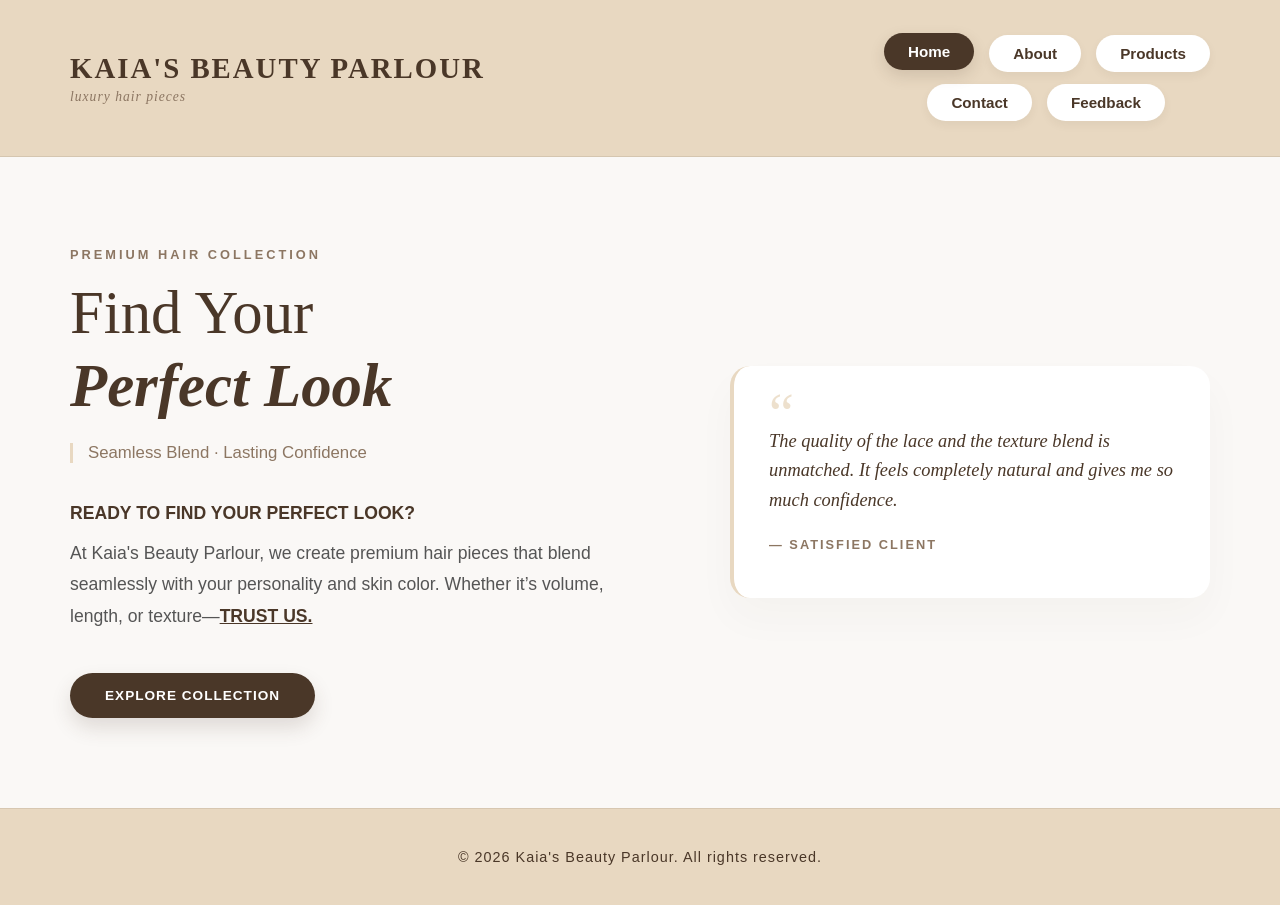
<file: index.html>
<!DOCTYPE html>
<html lang="en">
<head>
    <meta charset="UTF-8">
    <meta name="viewport" content="width=device-width, initial-scale=1.0">
    <title>Kaia's Beauty Parlour</title>
    <link rel="stylesheet" href="styles.css">
</head>
<body>

    <header class="site-header">
        <div class="navbar-container">
            <div class="logo-area">
                <h1>KAIA'S BEAUTY PARLOUR</h1>
                <span class="tagline">luxury hair pieces</span>
            </div>
        <div class="menu-wrapper">
            <div class="hamburger" onclick="toggleMenu()">
    <span></span>
    <span></span>
    <span></span>
</div>
</div>

         <nav class="stacked-nav-group" id="nav-group">
            <div class="nav-row-top">
                <a href="index.html" class="nav-btn active">Home</a>
                <a href="about.html" class="nav-btn">About</a>
                <a href="products.html" class="nav-btn">Products</a>
            </div>
            <div class="nav-row-bottom">
                <a href="contact.html" class="nav-btn">Contact</a>
                <a href="feedback.html" class="nav-btn">Feedback</a>
            </div>
            
        </nav>
    </div>
</header>

    <main class="content-wrapper">
        <section class="hero-section">
            <div class="hero-text-block">
                <span class="luxury-badge">Premium Hair Collection</span>
                <h1>Find Your <br><span class="serif-accent">Perfect Look</span></h1>
                <div class="hero-tagline">Seamless Blend · Lasting Confidence</div>
                
                <div class="hero-description">
                    <strong>READY TO FIND YOUR PERFECT LOOK?</strong>
                    <p>At Kaia's Beauty Parlour, we create premium hair pieces that blend seamlessly with your personality and skin color. Whether it’s volume, length, or texture—<span class="highlight">TRUST US.</span></p>
                </div>
                
                <a href="products.html" class="cta-btn">Explore Collection</a>
            </div>

            <div class="hero-feature-block">
                <div class="testimonial-card">
                    <span class="quote-mark">“</span>
                    <p class="review-text">The quality of the lace and the texture blend is unmatched. It feels completely natural and gives me so much confidence.</p>
                    <span class="reviewer-name">— Satisfied Client</span>
                </div>
            </div>
        </section>
    </main>

    <footer class="site-footer">
        <div class="footer-container">
            <p>&copy; 2026 Kaia's Beauty Parlour. All rights reserved.</p>
        </div>
    </footer>
    <script src="script.js"></script>
</body>
</html>
</file>
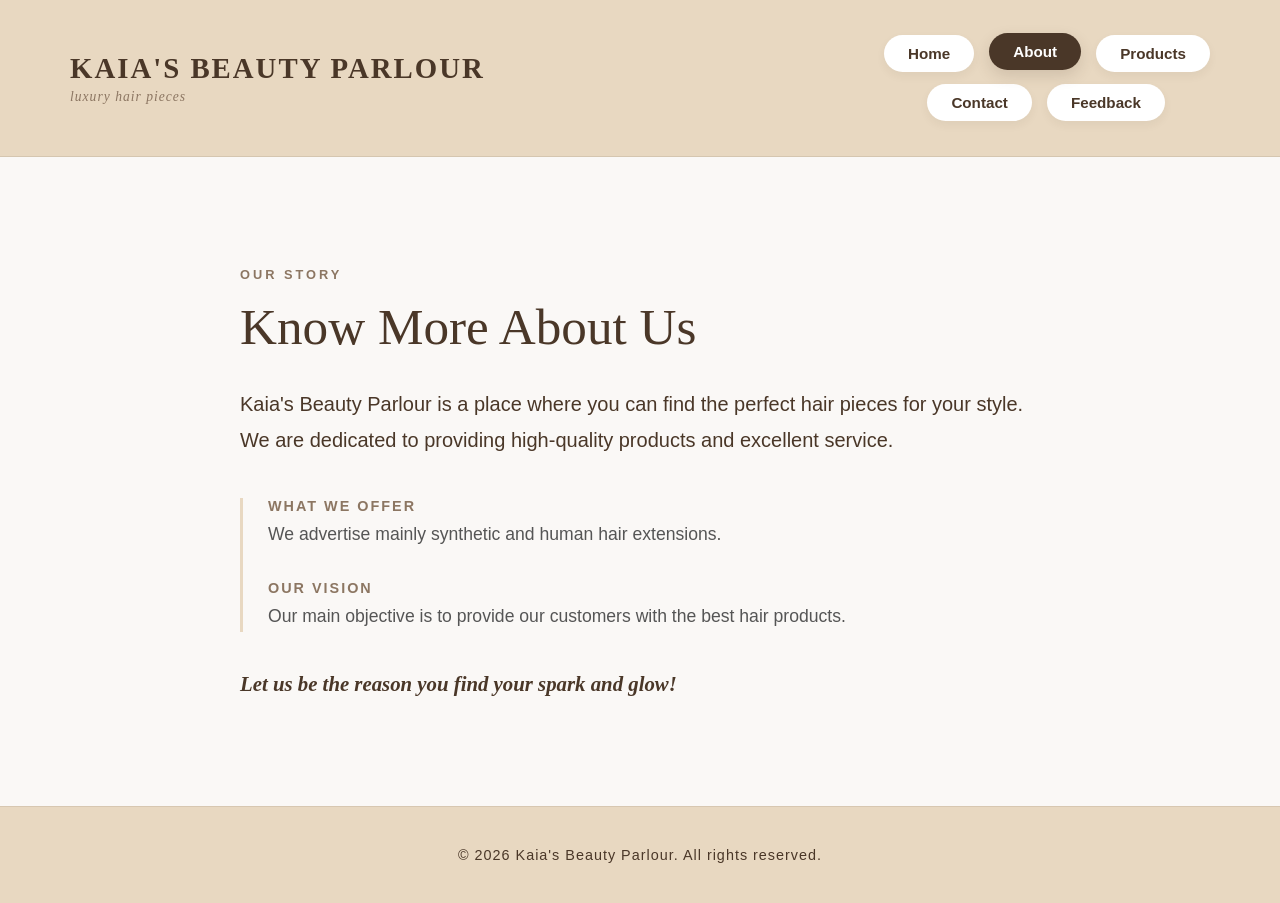
<file: about.html>
<!DOCTYPE html>
<html lang="en">
<head>
    <meta charset="UTF-8">
    <meta name="viewport" content="width=device-width, initial-scale=1.0">
    <title>About Us - Kaia's Beauty Parlour</title>
    <link rel="stylesheet" href="styles.css">
</head>
<body>

    <header class="site-header">
        <div class="navbar-container">
            <div class="logo-area">
                <h1>KAIA'S BEAUTY PARLOUR</h1>
                <span class="tagline">luxury hair pieces</span>
            </div>
            <div class="menu-wrapper">
            <div class="hamburger" onclick="toggleMenu()">
    <span></span>
    <span></span>
    <span></span>
</div>
</div>
             <nav class="stacked-nav-group" id="nav-group">
                <div class="nav-row-top">
                    <a href="index.html" class="nav-btn">Home</a>
                    <a href="about.html" class="nav-btn active">About</a> 
                    <a href="products.html" class="nav-btn">Products</a>
                </div>
                <div class="nav-row-bottom">
                    <a href="contact.html" class="nav-btn">Contact</a>
                    <a href="feedback.html" class="nav-btn">Feedback</a>
                </div>
                
            </nav>
        </div>
    </header>

    <main class="content-wrapper">
        <section class="about-section">
            <div class="about-text-container">
                <span class="luxury-badge">Our Story</span>
                <h2>Know More About Us</h2>
                
                <p class="about-lead">Kaia's Beauty Parlour is a place where you can find the perfect hair pieces for your style. We are dedicated to providing high-quality products and excellent service.</p>
                
                <div class="about-details-box">
                    <div class="detail-item">
                        <strong>WHAT WE OFFER</strong>
                        <p>We advertise mainly synthetic and human hair extensions.</p>
                    </div>
                    <div class="detail-item">
                        <strong>OUR VISION</strong>
                        <p>Our main objective is to provide our customers with the best hair products.</p>
                    </div>
                </div>

                <p class="about-closing">Let us be the reason you find your spark and glow!</p>
            </div>
        </section>
    </main>

    <footer class="site-footer">
        <div class="footer-container">
            <p>&copy; 2026 Kaia's Beauty Parlour. All rights reserved.</p>
        </div>
    </footer>
<script src="script.js"></script>
</body>
</html>
</file>
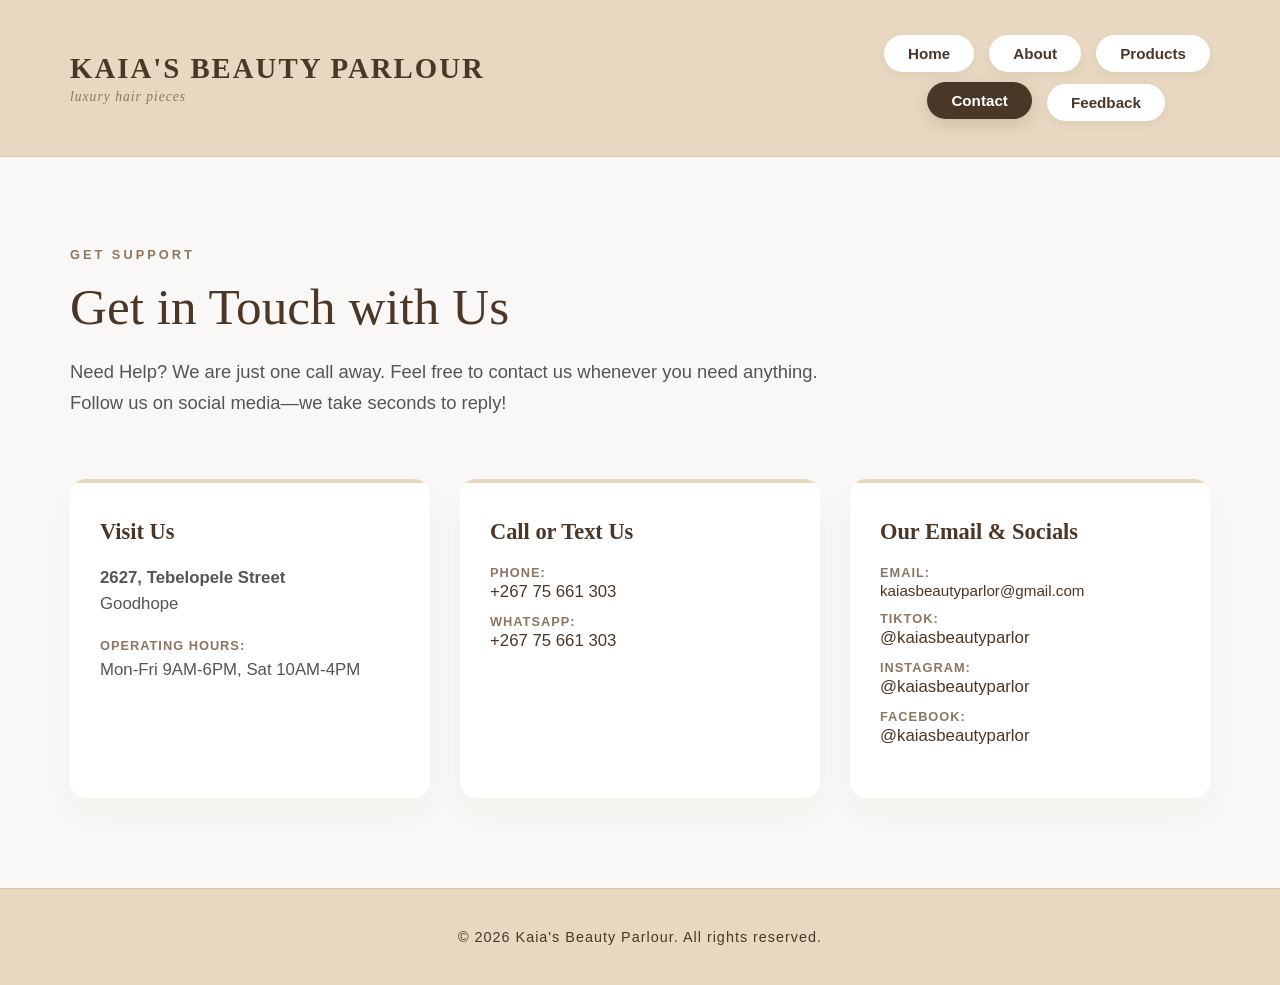
<file: contact.html>
<!DOCTYPE html>
<html lang="en">
<head>
    <meta charset="UTF-8">
    <meta name="viewport" content="width=device-width, initial-scale=1.0">
    <title>Contact Us - Kaia's Beauty Parlour</title>
    <link rel="stylesheet" href="styles.css">
</head>
<body>

    <header class="site-header">
        <div class="navbar-container">
            <div class="logo-area">
                <h1>KAIA'S BEAUTY PARLOUR</h1>
                <span class="tagline">luxury hair pieces</span>
            </div>
            <div class="menu-wrapper">
           <div class="hamburger" onclick="toggleMenu()">
    <span></span>
    <span></span>
    <span></span>
</div>
</div>
            <nav class="stacked-nav-group" id="nav-group">
                <div class="nav-row-top">
                    <a href="index.html" class="nav-btn">Home</a>
                    <a href="about.html" class="nav-btn">About</a>
                    <a href="products.html" class="nav-btn">Products</a>
                </div>
                <div class="nav-row-bottom">
                    <a href="contact.html" class="nav-btn active">Contact</a> <a href="feedback.html" class="nav-btn">Feedback</a>
                </div>
               
            </nav>
        </div>
    </header>

    <main class="content-wrapper">
        <section class="contact-section">
            <div class="contact-header-block">
                <span class="luxury-badge">Get Support</span>
                <h2>Get in Touch with Us</h2>
                <p class="contact-lead">Need Help? We are just one call away. Feel free to contact us whenever you need anything. Follow us on social media—we take seconds to reply!</p>
            </div>

            <div class="contact-grid">
                
                <div class="contact-card">
                    <div class="card-accent-line"></div>
                    <h3>Visit Us</h3>
                    <p class="address-line">2627, Tebelopele Street</p>
                    <p class="address-city">Goodhope</p>
                    <span class="hours-label">Operating Hours:</span>
                    <p class="hours-details">Mon-Fri 9AM-6PM, Sat 10AM-4PM</p>
                </div>

                <div class="contact-card">
                    <div class="card-accent-line"></div>
                    <h3>Call or Text Us</h3>
                    <div class="comms-row">
                        <strong>Phone:</strong> <span>+267 75 661 303</span>
                    </div>
                    <div class="comms-row">
                        <strong>WhatsApp:</strong> <span>+267 75 661 303</span>
                    </div>
                </div>

                <div class="contact-card">
                    <div class="card-accent-line"></div>
                    <h3>Our Email & Socials</h3>
                    <div class="social-row">
                        <strong>Email:</strong> <span class="email-text">kaiasbeautyparlor@gmail.com</span>
                    </div>
                    <div class="social-row">
                        <strong>TikTok:</strong> <span>@kaiasbeautyparlor</span>
                    </div>
                    <div class="social-row">
                        <strong>Instagram:</strong> <span>@kaiasbeautyparlor</span>
                    </div>
                    <div class="social-row">
                        <strong>Facebook:</strong> <span>@kaiasbeautyparlor</span>
                    </div>
                </div>

            </div>
        </section>
    </main>

    <footer class="site-footer">
        <div class="footer-container">
            <p>&copy; 2026 Kaia's Beauty Parlour. All rights reserved.</p>
        </div>
    </footer>
<script src="script.js"></script>
</body>
</html>
</file>
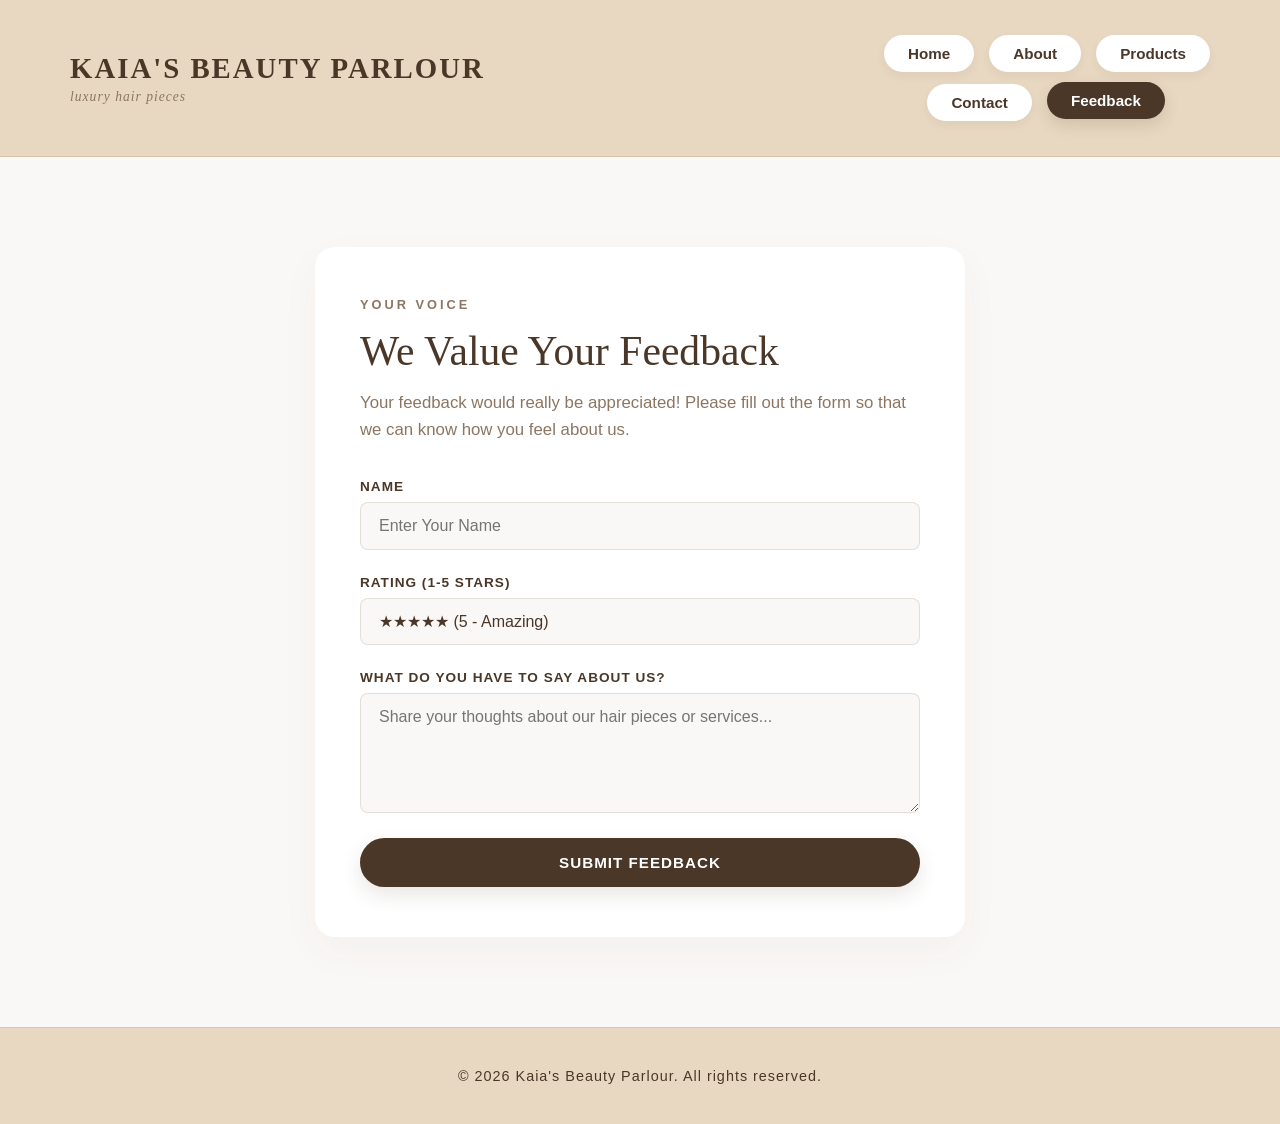
<file: feedback.html>
<!DOCTYPE html>
<html lang="en">
<head>
    <meta charset="UTF-8">
    <meta name="viewport" content="width=device-width, initial-scale=1.0">
    <title>Feedback - Kaia's Beauty Parlour</title>
    <link rel="stylesheet" href="styles.css">
</head>
<body>

    <header class="site-header">
        <div class="navbar-container">
            <div class="logo-area">
                <h1>KAIA'S BEAUTY PARLOUR</h1>
                <span class="tagline">luxury hair pieces</span>
            </div>
            <div class="menu-wrapper">
           <div class="hamburger" onclick="toggleMenu()">
    <span></span>
    <span></span>
    <span></span>
</div>
</div>
       <nav class="stacked-nav-group" id="nav-group">
                <div class="nav-row-top">
                    <a href="index.html" class="nav-btn">Home</a>
                    <a href="about.html" class="nav-btn">About</a>
                    <a href="products.html" class="nav-btn">Products</a>
                </div>
                <div class="nav-row-bottom">
                    <a href="contact.html" class="nav-btn">Contact</a>
                    <a href="feedback.html" class="nav-btn active">Feedback</a> 
                </div>
             
            </nav>
        </div>
    </header>

    <main class="content-wrapper">
        <section class="feedback-section">
            <div class="feedback-container">
                
                <div class="form-card" id="feedback-form-card">
                    <span class="luxury-badge">Your Voice</span>
                    <h2>We Value Your Feedback</h2>
                    <p class="form-lead">Your feedback would really be appreciated! Please fill out the form so that we can know how you feel about us.</p>
                    
                    <form id="feedback-form" action="https://formspree.io/f/mykopana" method="POST">
                        
                        <div class="form-group">
                            <label for="client-name">Name</label>
                            <input type="text" id="client-name" name="name" placeholder="Enter Your Name" required>
                        </div>

                        <div class="form-group">
                            <label for="client-rating">Rating (1-5 stars)</label>
                            <select id="client-rating" name="rating">
                                <option>★★★★★ (5 - Amazing)</option>
                                <option>★★★★☆ (4 - Very Good)</option>
                                <option>★★★☆☆ (3 - Good)</option>
                                <option>★★☆☆☆ (2 - Fair)</option>
                                <option>★☆☆☆☆ (1 - Poor)</option>
                            </select>
                        </div>

                        <div class="form-group">
                            <label for="client-msg">What do you have to say about us?</label>
                            <textarea id="client-msg" name="message" rows="5" placeholder="Share your thoughts about our hair pieces or services..." required></textarea>
                        </div>

                        <button type="submit" class="form-submit-btn">Submit Feedback</button>
                    </form>
                </div>

                <div class="success-card" id="feedback-success-card">
                    <h3>Thank You For Your Feedback!</h3>
                    <button type="button" class="form-close-btn" id="form-close-btn">Close</button>
                </div>

            </div>
        </section>
    </main>

    <footer class="site-footer">
        <div class="footer-container">
            <p>&copy; 2026 Kaia's Beauty Parlour. All rights reserved.</p>
        </div>
    </footer>
    <script src="script.js"></script>
</body>
</html>
</file>
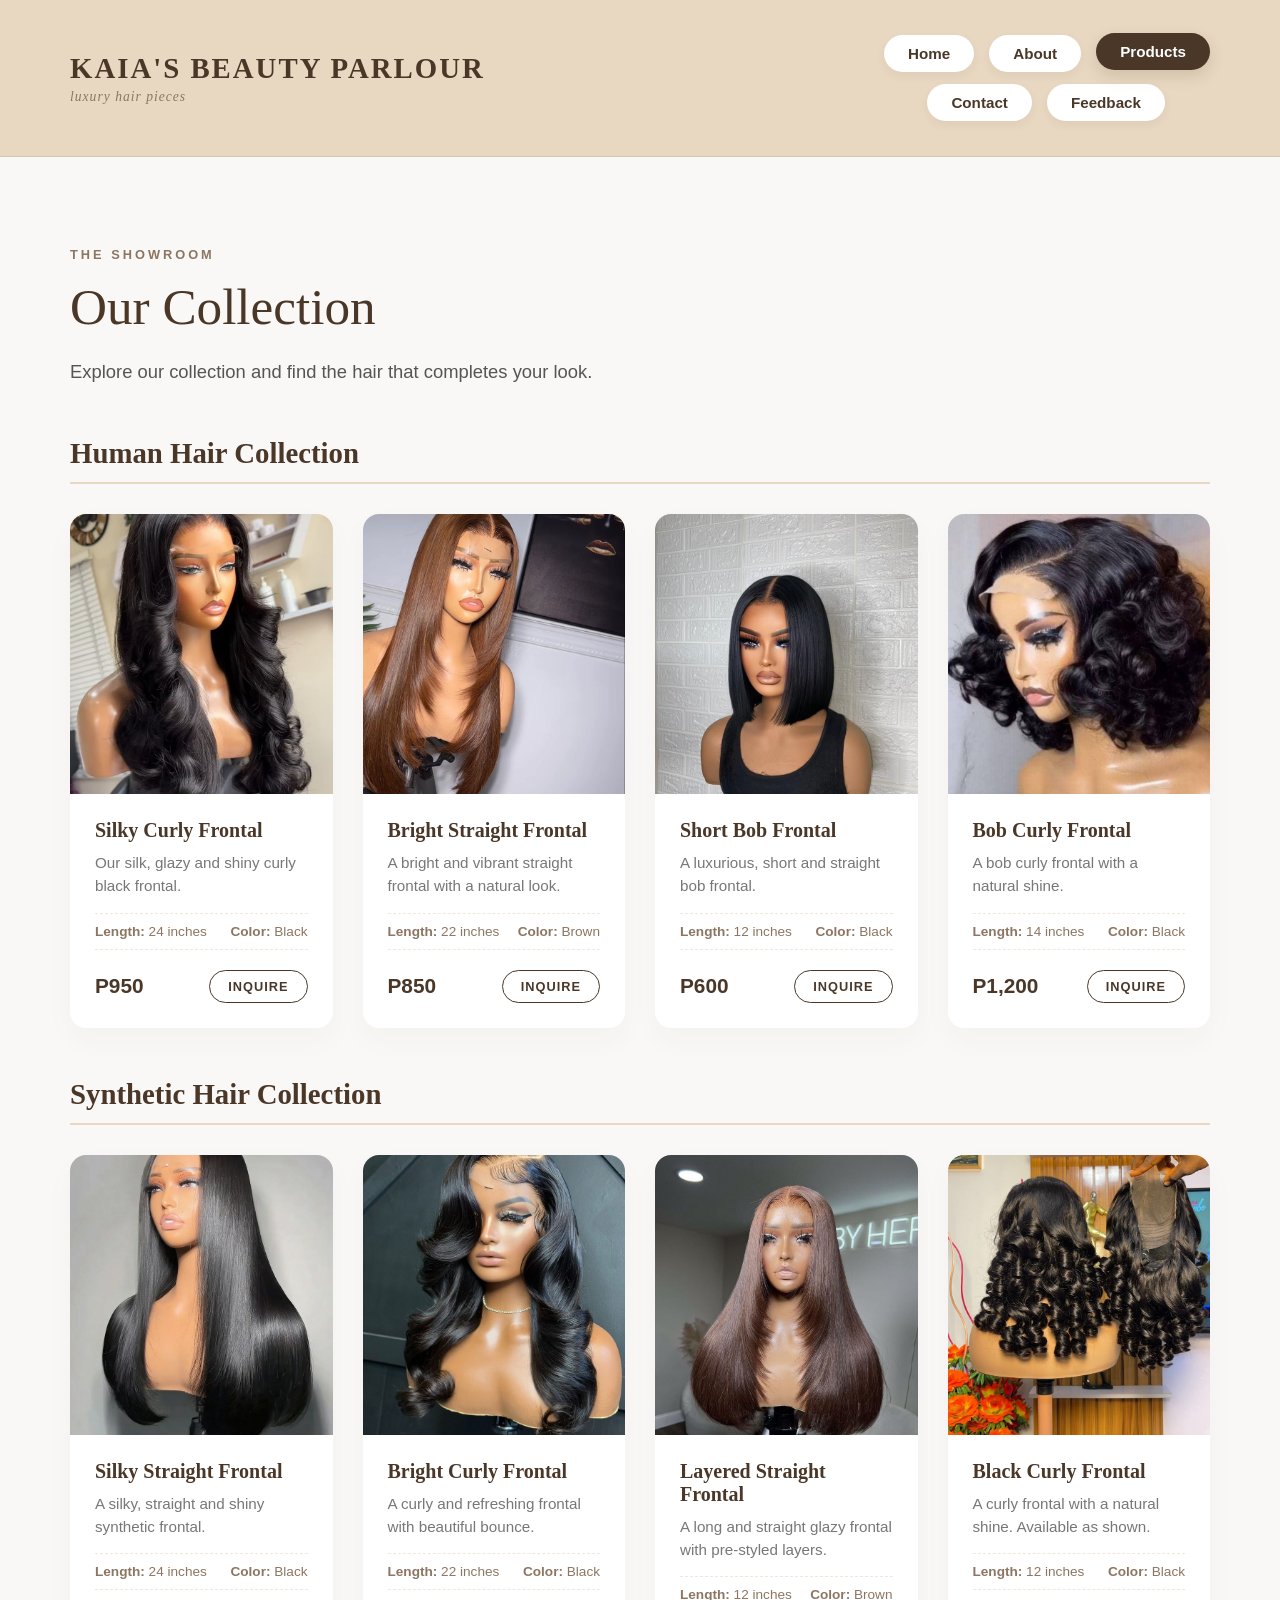
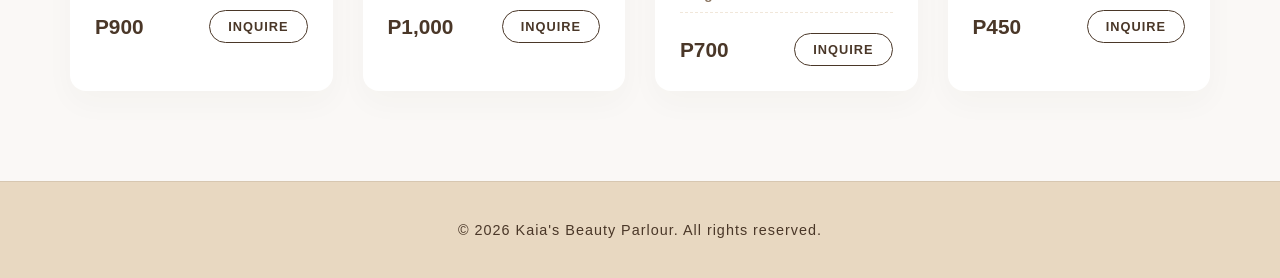
<file: products.html>
<!DOCTYPE html>
<html lang="en">
<head>
    <meta charset="UTF-8">
    <meta name="viewport" content="width=device-width, initial-scale=1.0">
    <title>Products - Kaia's Beauty Parlour</title>
    <link rel="stylesheet" href="styles.css">
</head>
<body>

    <header class="site-header">
        <div class="navbar-container">
            <div class="logo-area">
                <h1>KAIA'S BEAUTY PARLOUR</h1>
                <span class="tagline">luxury hair pieces</span>
            </div>
            <div class="menu-wrapper">
            <div class="hamburger" onclick="toggleMenu()">
    <span></span>
    <span></span>
    <span></span>
</div>
</div>
    <nav class="stacked-nav-group" id="nav-group">
                <div class="nav-row-top">
                    <a href="index.html" class="nav-btn">Home</a>
                    <a href="about.html" class="nav-btn">About</a>
                    <a href="products.html" class="nav-btn active">Products</a> </div>
                <div class="nav-row-bottom">
                    <a href="contact.html" class="nav-btn">Contact</a>
                    <a href="feedback.html" class="nav-btn">Feedback</a>
                </div>
              
            </nav>
        </div>
    </header>

    <main class="content-wrapper">
        <section class="products-section">
            
            <div class="products-header-block">
                <span class="luxury-badge">The Showroom</span>
                <h2>Our Collection</h2>
                <p class="products-lead">Explore our collection and find the hair that completes your look.</p>
            </div>

            <div class="category-divider">
                <h3>Human Hair Collection</h3>
            </div>

            <div class="products-grid">
                
                <div class="product-card">
                    <div class="product-image-container">
                        <img src="download.jpg" alt="Silky Curly Frontal" class="product-img">
                    </div>
                    <div class="product-info">
                        <h4>Silky Curly Frontal</h4>
                        <p class="product-desc">Our silk, glazy and shiny curly black frontal.</p>
                        <div class="product-specs">
                            <span><strong>Length:</strong> 24 inches</span>
                            <span><strong>Color:</strong> Black</span>
                        </div>
                        <div class="product-footer">
                            <span class="product-price">P950</span>
                            <a href="contact.html" class="order-btn">Inquire</a>
                        </div>
                    </div>
                </div>

                <div class="product-card">
                    <div class="product-image-container">
                        <img src="download (6).jpg" alt="Bright Straight Frontal" class="product-img">
                    </div>
                    <div class="product-info">
                        <h4>Bright Straight Frontal</h4>
                        <p class="product-desc">A bright and vibrant straight frontal with a natural look.</p>
                        <div class="product-specs">
                            <span><strong>Length:</strong> 22 inches</span>
                            <span><strong>Color:</strong> Brown</span>
                        </div>
                        <div class="product-footer">
                            <span class="product-price">P850</span>
                            <a href="contact.html" class="order-btn">Inquire</a>
                        </div>
                    </div>
                </div>

                <div class="product-card">
                    <div class="product-image-container">
                        <img src="download (1).jpg" alt="Short Bob Frontal" class="product-img">
                    </div>
                    <div class="product-info">
                        <h4>Short Bob Frontal</h4>
                        <p class="product-desc">A luxurious, short and straight bob frontal.</p>
                        <div class="product-specs">
                            <span><strong>Length:</strong> 12 inches</span>
                            <span><strong>Color:</strong> Black</span>
                        </div>
                        <div class="product-footer">
                            <span class="product-price">P600</span>
                            <a href="contact.html" class="order-btn">Inquire</a>
                        </div>
                    </div>
                </div>

                <div class="product-card">
                    <div class="product-image-container">
                        <img src="curly bob.jpg" alt="Bob Curly Frontal" class="product-img">
                    </div>
                    <div class="product-info">
                        <h4>Bob Curly Frontal</h4>
                        <p class="product-desc">A bob curly frontal with a natural shine.</p>
                        <div class="product-specs">
                            <span><strong>Length:</strong> 14 inches</span>
                            <span><strong>Color:</strong> Black</span>
                        </div>
                        <div class="product-footer">
                            <span class="product-price">P1,200</span>
                            <a href="contact.html" class="order-btn">Inquire</a>
                        </div>
                    </div>
                </div>

            </div> <div class="category-divider">
                <h3>Synthetic Hair Collection</h3>
            </div>

            <div class="products-grid">
                
                <div class="product-card">
                    <div class="product-image-container">
                        <img src="straight black.jpg" alt="Silky Straight Frontal" class="product-img">
                    </div>
                    <div class="product-info">
                        <h4>Silky Straight Frontal</h4>
                        <p class="product-desc">A silky, straight and shiny synthetic frontal.</p>
                        <div class="product-specs">
                            <span><strong>Length:</strong> 24 inches</span>
                            <span><strong>Color:</strong> Black</span>
                        </div>
                        <div class="product-footer">
                            <span class="product-price">P900</span>
                            <a href="contact.html" class="order-btn">Inquire</a>
                        </div>
                    </div>
                </div>

                <div class="product-card">
                    <div class="product-image-container">
                        <img src="download (3).jpg" alt="Bright Curly Frontal" class="product-img">
                    </div>
                    <div class="product-info">
                        <h4>Bright Curly Frontal</h4>
                        <p class="product-desc">A curly and refreshing frontal with beautiful bounce.</p>
                        <div class="product-specs">
                            <span><strong>Length:</strong> 22 inches</span>
                            <span><strong>Color:</strong> Black</span>
                        </div>
                        <div class="product-footer">
                            <span class="product-price">P1,000</span>
                            <a href="contact.html" class="order-btn">Inquire</a>
                        </div>
                    </div>
                </div>

                <div class="product-card">
                    <div class="product-image-container">
                        <img src="download (2).jpg" alt="Layered Straight Frontal" class="product-img">
                    </div>
                    <div class="product-info">
                        <h4>Layered Straight Frontal</h4>
                        <p class="product-desc">A long and straight glazy frontal with pre-styled layers.</p>
                        <div class="product-specs">
                            <span><strong>Length:</strong> 12 inches</span>
                            <span><strong>Color:</strong> Brown</span>
                        </div>
                        <div class="product-footer">
                            <span class="product-price">P700</span>
                            <a href="contact.html" class="order-btn">Inquire</a>
                        </div>
                    </div>
                </div>

                <div class="product-card">
                    <div class="product-image-container">
                        <img src="download (5).jpg" alt="Black Curly Frontal" class="product-img">
                    </div>
                    <div class="product-info">
                        <h4>Black Curly Frontal</h4>
                        <p class="product-desc">A curly frontal with a natural shine. Available as shown.</p>
                        <div class="product-specs">
                            <span><strong>Length:</strong> 12 inches</span>
                            <span><strong>Color:</strong> Black</span>
                        </div>
                        <div class="product-footer">
                            <span class="product-price">P450</span>
                            <a href="contact.html" class="order-btn">Inquire</a>
                        </div>
                    </div>
                </div>

            </div> </section>
    </main>

    <footer class="site-footer">
        <div class="footer-container">
            <p>&copy; 2026 Kaia's Beauty Parlour. All rights reserved.</p>
        </div>
    </footer>
    <button id="back-to-top" title="Go to top">&#8593;</button>
    <script src="script.js"></script>
</body>
</html>
</file>
<file: styles.css>
* {
    margin: 0;
    padding: 0;
    box-sizing: border-box;
}

body {
    font-family: 'Segoe UI', Tahoma, Geneva, Verdana, sans-serif;
    background-color: #FAF8F6; 
    color: #4A3728;            
    overflow-x: hidden;
}

.site-header {
    background-color: #E8D8C1; 
    padding: 35px 0;
    border-bottom: 1px solid rgba(55, 42, 32, 0.1);
}

.navbar-container {
    max-width: 1200px;
    margin: 0 auto;
    padding: 0 30px;
    display: flex;
    justify-content: space-between; 
    align-items: center;            
}


.logo-area {
    display: flex;
    flex-direction: column;
}

.logo-area h1 {
    font-family: 'Georgia', serif;
    font-size: 1.8rem;
    font-weight: bold;
    color: #4A3728;           
    letter-spacing: 2px;
    margin: 0;
}

.logo-area .tagline {
    font-family: 'Georgia', serif;
    font-style: italic;
    font-size: 0.85rem;
    color: #8C7662;            
    margin-top: 4px;
    letter-spacing: 1px;
}


.stacked-nav-group {
    display: flex;
    flex-direction: column;
    gap: 12px;                  
    align-items: flex-end;      
}

.nav-row-top, .nav-row-bottom {
    display: flex;
    gap: 15px;                  
}

.nav-row-bottom {
    margin-right: 45px;         
}


.nav-btn {
    text-decoration: none;
    color: #4A3728;             
    background-color: #FFFFFF; 
    padding: 10px 24px;         
    border-radius: 50px;        
    font-weight: 600;
    font-size: 0.95rem;
    box-shadow: 0 4px 10px rgba(74, 55, 40, 0.06); 
    transition: all 0.3s ease;
    display: inline-block;
}


.nav-btn.active, .nav-btn:hover {
    background-color: #4A3728;  
    color: #FFFFFF;             
    transform: translateY(-2px);
    box-shadow: 0 6px 15px rgba(74, 55, 40, 0.15);
}

.site-footer {
    padding: 40px 0;
    background-color: #E8D8C1; 
    border-top: 1px solid rgba(74, 55, 40, 0.1);
}

.footer-container {
    max-width: 1200px;
    margin: 0 auto;
    padding: 0 30px;
    text-align: center;         
}

.footer-container p {
    font-size: 0.9rem;
    font-weight: 500;
    color: #4A3728;             
    letter-spacing: 1px;
}

.content-wrapper {
    max-width: 1200px;
    margin: 0 auto;
    padding: 90px 30px; 
}

.hero-section {
    display: flex;
    align-items: center;
    justify-content: space-between;
    gap: 80px; 
}


.hero-text-block {
    flex: 1.2;
    max-width: 580px;
}

.luxury-badge {
    font-size: 0.8rem;
    text-transform: uppercase;
    letter-spacing: 3px;
    color: #8C7662; 
    font-weight: 700;
    display: block;
    margin-bottom: 15px;
}

.hero-text-block h1 {
    font-family: 'Georgia', serif;
    font-size: 3.8rem;
    color: #4A3728; 
    margin-bottom: 20px;
    font-weight: 300;
    line-height: 1.2;
}

.hero-text-block .serif-accent {
    font-style: italic;
    font-weight: 700;
}

.hero-tagline {
    font-size: 1.05rem;
    color: #8C7662;
    margin-bottom: 35px;
    border-left: 3px solid #E8D8C1; 
    padding-left: 15px;
}

.hero-description {
    font-size: 1.1rem;
    line-height: 1.8;
    color: #555555;
    margin-bottom: 40px;
}

.hero-description strong {
    color: #4A3728;
    display: block;
    margin-bottom: 8px;
    font-weight: 700;
}

.highlight {
    color: #4A3728;
    font-weight: bold;
    text-decoration: underline; 
}


.cta-btn {
    display: inline-block;
    text-decoration: none;
    background-color: #4A3728; 
    color: #FFFFFF;
    padding: 15px 35px;
    border-radius: 50px;       
    font-weight: 600;
    text-transform: uppercase;
    font-size: 0.85rem;
    letter-spacing: 1px;
    box-shadow: 0 10px 20px rgba(74, 55, 40, 0.15);
    transition: all 0.3s ease;
}

.cta-btn:hover {
    background-color: #332419; 
    transform: translateY(-3px);
    box-shadow: 0 12px 25px rgba(74, 55, 40, 0.25);
}


.hero-feature-block {
    flex: 0.8;
}

.testimonial-card {
    background-color: #FFFFFF;
    padding: 45px 35px;
    border-radius: 20px;
    border-left: 4px solid #E8D8C1; 
    box-shadow: 0 20px 40px rgba(74, 55, 40, 0.03); 
}

.quote-mark {
    font-family: 'Georgia', serif;
    font-size: 3.5rem;
    color: rgba(232, 216, 193, 0.8); 
    line-height: 0.1;
    display: block;
    margin-bottom: 10px;
}

.review-text {
    font-family: 'Georgia', serif;
    font-style: italic;
    font-size: 1.15rem;
    line-height: 1.6;
    color: #4A3728;
    margin-bottom: 20px;
}

.reviewer-name {
    font-size: 0.8rem;
    text-transform: uppercase;
    letter-spacing: 2px;
    color: #8C7662;
    font-weight: 600;
}

.about-section {
    max-width: 800px; 
    margin: 0 auto;
    padding: 20px 0;
}

.about-text-container h2 {
    font-family: 'Georgia', serif;
    font-size: 3.2rem;
    color: #4A3728;
    margin-bottom: 30px;
    font-weight: 300;
}


.about-lead {
    font-size: 1.25rem;
    line-height: 1.8;
    color: #4A3728;
    margin-bottom: 40px;
    font-weight: 500;
}


.about-details-box {
    display: flex;
    flex-direction: column;
    gap: 30px;
    border-left: 3px solid #E8D8C1; 
    padding-left: 25px;
    margin-bottom: 40px;
}

.detail-item strong {
    font-size: 0.9rem;
    text-transform: uppercase;
    letter-spacing: 2px;
    color: #8C7662;
    display: block;
    margin-bottom: 6px;
}

.detail-item p {
    font-size: 1.1rem;
    line-height: 1.7;
    color: #555555;
}


.about-closing {
    font-family: 'Georgia', serif;
    font-style: italic;
    font-size: 1.3rem;
    color: #4A3728;
    margin-top: 20px;
    font-weight: bold;
}

.contact-section {
    width: 100%;
}

.contact-header-block {
    max-width: 750px;
    margin-bottom: 60px;
}

.contact-header-block h2 {
    font-family: 'Georgia', serif;
    font-size: 3.2rem;
    color: #4A3728;
    margin-bottom: 20px;
    font-weight: 300;
}

.contact-lead {
    font-size: 1.15rem;
    line-height: 1.7;
    color: #555555;
}


.contact-grid {
    display: flex;
    gap: 30px;
    justify-content: space-between;
    width: 100%;
}

.contact-card {
    background-color: #FFFFFF;
    flex: 1;
    padding: 40px 30px;
    border-radius: 16px;
    box-shadow: 0 15px 35px rgba(74, 55, 40, 0.03);
    position: relative;
    overflow: hidden;
}


.card-accent-line {
    position: absolute;
    top: 0;
    left: 0;
    width: 100%;
    height: 4px;
    background-color: #E8D8C1;
}

.contact-card h3 {
    font-family: 'Georgia', serif;
    font-size: 1.4rem;
    color: #4A3728;
    margin-bottom: 20px;
    font-weight: 700;
}


.contact-card p {
    font-size: 1.05rem;
    line-height: 1.6;
    color: #555555;
}

.address-line {
    font-weight: 600;
    color: #4A3728;
}

.address-city {
    margin-bottom: 20px;
}

.hours-label {
    font-size: 0.8rem;
    text-transform: uppercase;
    letter-spacing: 1px;
    color: #8C7662;
    display: block;
    margin-bottom: 4px;
    font-weight: 700;
}

.comms-row, .social-row {
    margin-bottom: 12px;
    font-size: 1.05rem;
    display: flex;
    flex-direction: column;
    gap: 2px;
}

.comms-row strong, .social-row strong {
    font-size: 0.8rem;
    text-transform: uppercase;
    letter-spacing: 1px;
    color: #8C7662;
}

.comms-row span, .social-row span {
    color: #4A3728;
    font-weight: 500;
}

.email-text {
    font-size: 0.95rem; 
    word-break: break-all;
}

.feedback-section {
    width: 100%;
    display: flex;
    justify-content: center;
}

.feedback-container {
    width: 100%;
    max-width: 650px; 
    display: flex;
    flex-direction: column;
    gap: 40px;
}

.form-card, .success-card {
    background-color: #FFFFFF;
    padding: 50px 45px;
    border-radius: 20px;
    box-shadow: 0 15px 40px rgba(74, 55, 40, 0.04);
}

.form-card h2 {
    font-family: 'Georgia', serif;
    font-size: 2.6rem;
    color: #4A3728;
    margin-bottom: 15px;
    font-weight: 300;
}

.form-lead {
    font-size: 1.05rem;
    line-height: 1.6;
    color: #8C7662;
    margin-bottom: 35px;
}


.form-group {
    display: flex;
    flex-direction: column;
    gap: 8px;
    margin-bottom: 25px;
}

.form-group label {
    font-size: 0.85rem;
    font-weight: 700;
    text-transform: uppercase;
    letter-spacing: 1px;
    color: #4A3728;
}

.form-group input, 
.form-group select, 
.form-group textarea {
    width: 100%;
    padding: 14px 18px;
    font-size: 1rem;
    font-family: inherit;
    background-color: #FAF8F6;
    border: 1px solid rgba(140, 118, 98, 0.2);
    border-radius: 8px;
    color: #4A3728;
    transition: all 0.3s ease;
}


.form-group input:focus, 
.form-group select:focus, 
.form-group textarea:focus {
    outline: none;
    background-color: #FFFFFF;
    border-color: #4A3728;
    box-shadow: 0 0 0 4px rgba(232, 216, 193, 0.4);
}


.form-group select {
    cursor: pointer;
    appearance: none;
    background-repeat: no-repeat;
    background-position: right 18px center;
    background-size: 14px;
    padding-right: 45px;
}

.form-group textarea {
    resize: vertical;
}


.form-submit-btn, .form-close-btn {
    width: 100%;
    padding: 16px;
    background-color: #4A3728; 
    color: #FFFFFF;
    border: none;
    border-radius: 50px;
    font-weight: 600;
    font-size: 0.95rem;
    text-transform: uppercase;
    letter-spacing: 1px;
    cursor: pointer;
    box-shadow: 0 8px 20px rgba(74, 55, 40, 0.12);
    transition: all 0.3s ease;
}

.form-submit-btn:hover, .form-close-btn:hover {
    background-color: #332419;
    transform: translateY(-2px);
    box-shadow: 0 12px 25px rgba(74, 55, 40, 0.22);
}


.success-card {
    display: none; 
    text-align: center;
    border-top: 4px solid #E8D8C1;
}

.success-card h3 {
    font-family: 'Georgia', serif;
    font-size: 1.6rem;
    color: #4A3728;
    margin-bottom: 25px;
}

.success-card .form-close-btn {
    max-width: 200px;
    padding: 12px;
    background-color: transparent;
    border: 2px solid #4A3728;
    color: #4A3728;
    box-shadow: none;
}

.success-card .form-close-btn:hover {
    background-color: #4A3728;
    color: #FFFFFF;
}

.products-header-block {
    max-width: 750px;
    margin-bottom: 50px;
}

.products-header-block h2 {
    font-family: 'Georgia', serif;
    font-size: 3.2rem;
    color: #4A3728;
    margin-bottom: 20px;
    font-weight: 300;
}

.products-lead {
    font-size: 1.15rem;
    line-height: 1.7;
    color: #555555;
}


.category-divider {
    width: 100%;
    border-bottom: 2px solid #E8D8C1;
    padding-bottom: 12px;
    margin: 50px 0 30px 0;
}

.category-divider h3 {
    font-family: 'Georgia', serif;
    font-size: 1.8rem;
    color: #4A3728;
    font-weight: 600;
}


.products-grid {
    display: grid;
    grid-template-columns: repeat(auto-fill, minmax(260px, 1fr));
    gap: 30px;
    width: 100%;
}


.product-card {
    background-color: #FFFFFF;
    border-radius: 16px;
    overflow: hidden;
    box-shadow: 0 12px 30px rgba(74, 55, 40, 0.03);
    display: flex;
    flex-direction: column;
    transition: transform 0.3s ease, box-shadow 0.3s ease;
}

.product-card:hover {
    transform: translateY(-5px);
    box-shadow: 0 18px 40px rgba(74, 55, 40, 0.08);
}


.product-image-container {
    width: 100%;
    height: 280px; 
    overflow: hidden;
    background-color: #FAF8F6;
}

.product-img {
    width: 100%;
    height: 100%;
    object-fit: cover; 
    transition: transform 0.5s ease;
}

.product-card:hover .product-img {
    transform: scale(1.05); 
}


.product-info {
    padding: 25px;
    display: flex;
    flex-direction: column;
}

.product-info h4 {
    font-family: 'Georgia', serif;
    font-size: 1.25rem;
    color: #4A3728;
    margin-bottom: 10px;
    font-weight: 700;
}

.product-desc {
    font-size: 0.95rem;
    line-height: 1.5;
    color: #777777;
    margin-bottom: 15px;
    flex-grow: 1;
}

.product-specs {
    display: flex;
    justify-content: space-between;
    font-size: 0.85rem;
    color: #8C7662;
    border-top: 1px dashed rgba(232, 216, 193, 0.6);
    border-bottom: 1px dashed rgba(232, 216, 193, 0.6);
    padding: 10px 0;
    margin-bottom: 20px;
}


.product-footer {
    display: flex;
    justify-content: space-between;
    align-items: center;
}

.product-price {
    font-size: 1.3rem;
    font-weight: 700;
    color: #4A3728;
}

.order-btn {
    text-decoration: none;
    font-size: 0.8rem;
    text-transform: uppercase;
    font-weight: 600;
    letter-spacing: 1px;
    color: #4A3728;
    border: 1px solid #4A3728;
    padding: 8px 18px;
    border-radius: 50px;
    transition: all 0.3s ease;
}

.order-btn:hover {
    background-color: #4A3728;
    color: #FFFFFF;
}

#back-to-top { 

    display: none; 

    position: fixed; 

    bottom: 20px; 

    right: 20px; 

    background-color: #4a3728; 

    color: white; 

    width: 50px; 

    height: 50px; 

    border-radius: 50%; 

    border: none; 

    font-size: 24px; 

    cursor: pointer; 

    box-shadow: 2px 2px 10px rgba(0,0,0,0.2); 

    transition: background-color 0.3s; 

} 

#back-to-top:hover { background-color: #d2a481; } 




@media screen and (max-width: 992px) {
    .hero-section {
        flex-direction: column;
        gap: 40px;
        text-align: center;
    }

    .hero-text-block {
        max-width: 100%;
    }

    .hero-tagline {
        border-left: none;
        border-top: 2px solid #E8D8C1;
        border-bottom: 2px solid #E8D8C1;
        padding: 10px 0;
        margin: 0 auto 30px auto;
        max-width: max-content;
    }

    .hero-feature-block {
        justify-content: center;
        width: 100%;
    }

    .testimonial-card {
        max-width: 100%;
    }

    .contact-grid {
        flex-direction: column;
        gap: 20px;
    }
}

@media screen and (max-width: 768px) {
   .navbar-container {
        display: flex ;
        flex-direction: row ;
        justify-content: space-between ;
        align-items: center ;
        position: relative ;
    }

   
    .menu-toggle {
        display: flex ;
        position: relative ;
        z-index: 1001 ;
        cursor: pointer ;
    }

   .stacked-nav-group {
        display: none ; 
        position: absolute ;
        top: 100% ;
        left: 0 ;
        width: 100% ;
        background-color: #E8D8C1 ;
        padding: 20px 0 ;
        box-shadow: 0 10px 20px rgba(74, 55, 40, 0.1) ;
        flex-direction: column ;
        align-items: center ;
        gap: 15px ;
        z-index: 1000 ;
    }

   .stacked-nav-group.mobile-open {
        display: flex ;
    }

    .nav-row-top, .nav-row-bottom {
        flex-direction: column ;
        width: 100% ;
        align-items: center ;
        gap: 15px ;
    }

    .nav-row-bottom {
        margin-right: 0;
    }

    .nav-btn {
        width: 80% ;
        text-align: center;
    }
}

@media screen and (max-width: 480px) {
    .nav-row-top, .nav-row-bottom {
        gap: 8px;
        flex-wrap: wrap;
        justify-content: center;
    }

    .products-grid {
        grid-template-columns: 1fr;
    }
}




.hamburger {
    display: none;
    cursor: pointer;
}

.hamburger span {
    display: block;
    width: 25px;
    height: 3px;
    margin: 5px;
    background: black;
}

@media (max-width: 768px) {

    .menu-wrapper {
        position: relative;
    }

    .hamburger {
        display: block;
    }

    .stacked-nav-group {
        display: none;
        position: absolute;
        top: 40px;
        right: 0;       /* move it inward */
        width: 200px;      /* ✅ smaller width */
        background: white;
        padding: 15px;
        border-radius: 10px;
        box-shadow: 0 4px 10px rgba(0,0,0,0.15);
    }

    .stacked-nav-group.active {
        display: block;
    }

    .nav-row-top,
    .nav-row-bottom {
        display: flex;
        flex-direction: column;
        gap: 10px;
    }
}
</file>
